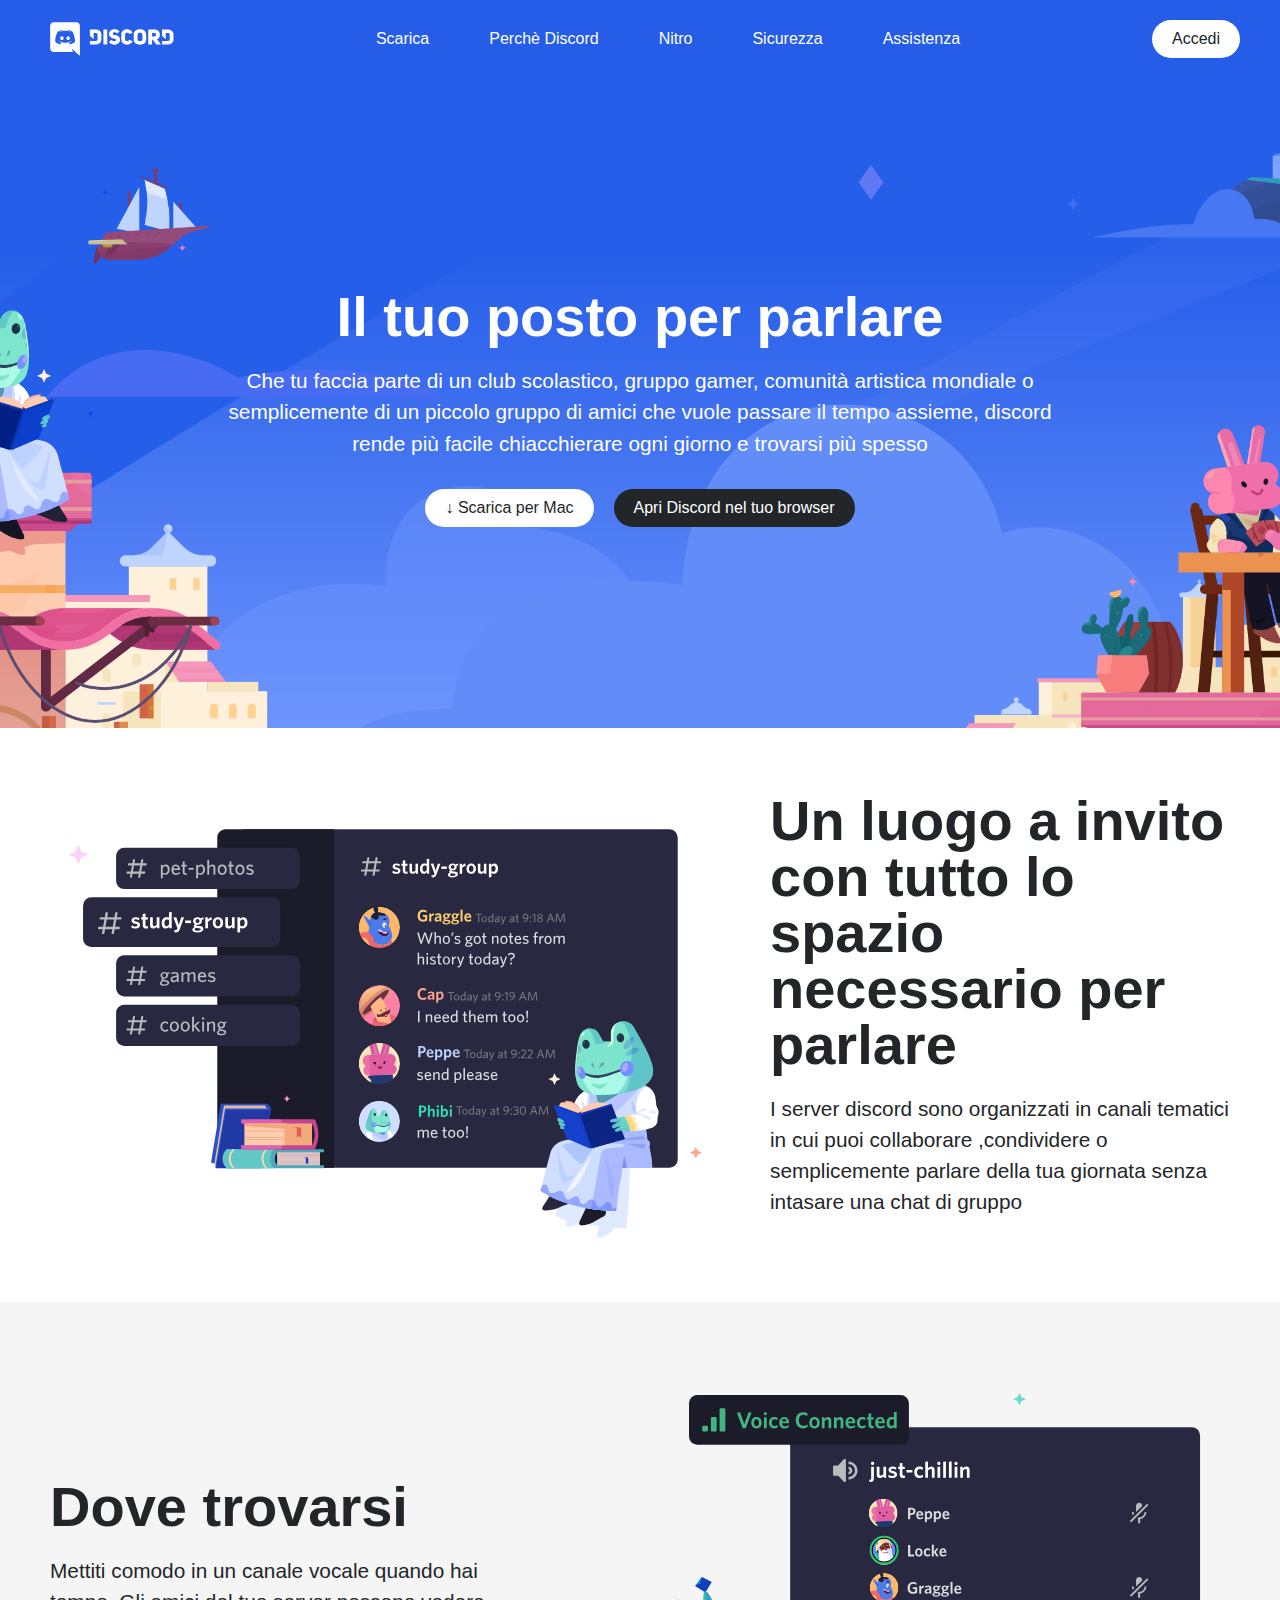
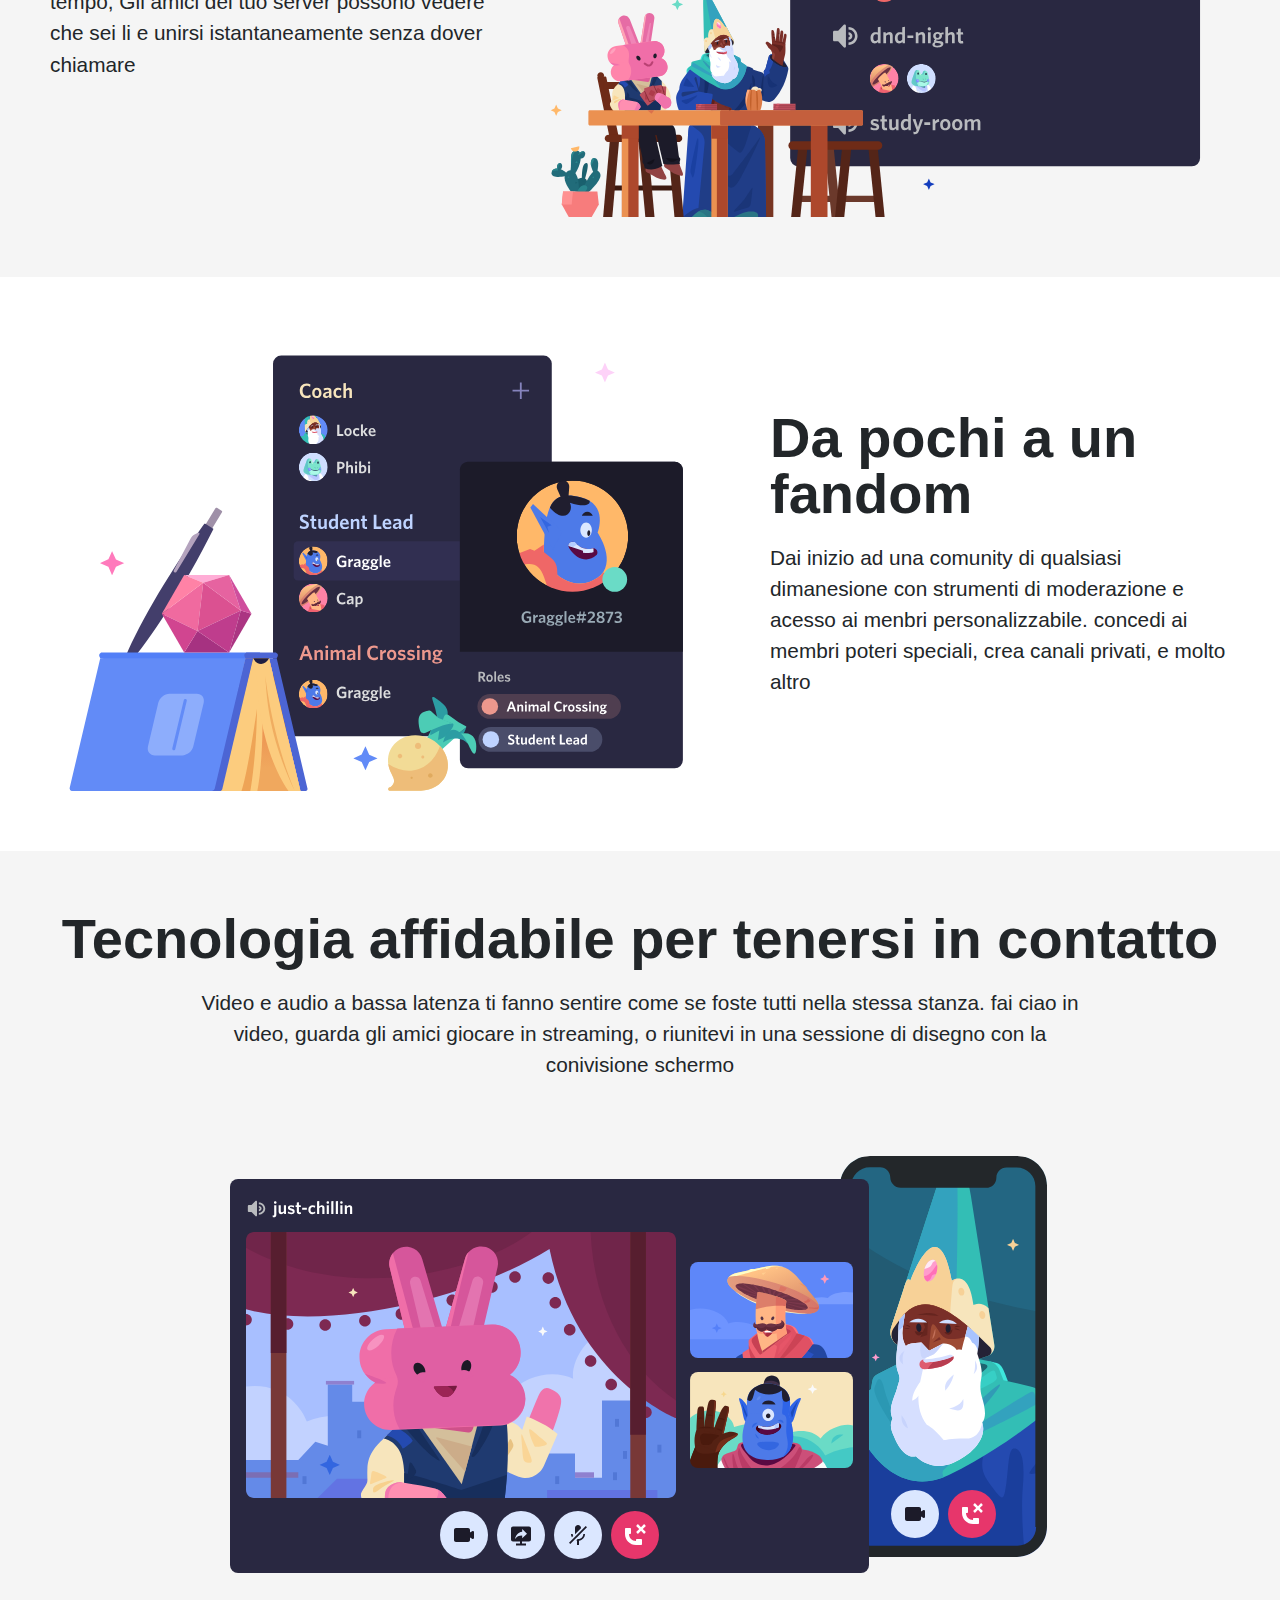
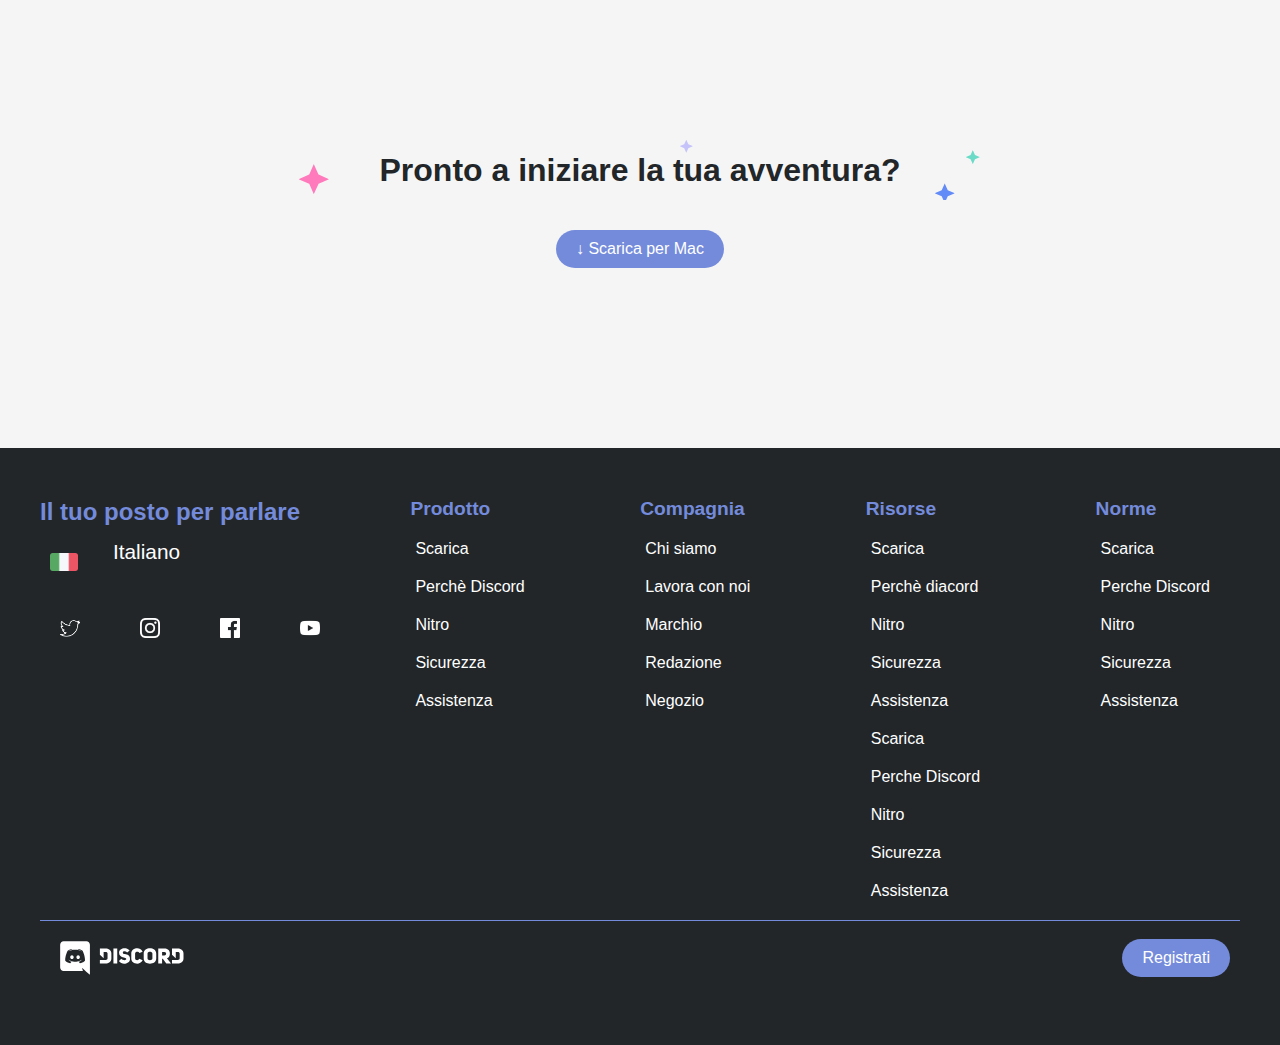
<file: index.html>
<!DOCTYPE html>
<html lang="it">
<head>
    <meta charset="UTF-8">
    <meta name="viewport" content="width=device-width, initial-scale=1.0">
    <link href="https://fonts.cdnfonts.com/css/whitney-2" rel="stylesheet">
    <style>
        @import url('https://fonts.cdnfonts.com/css/whitney-2');
    </style>           
    <link rel="stylesheet" href="./css/style.css">
    <title>Struttura Discord</title>
</head>
<body>
    <header class="backgrownd-bright-blue">
    <!-- logo + access barr -->
        <nav>
            <div class="container flexing spa-bet-flex wrap-flex">
                <img src="../img/logo.svg" alt="logo">
                <ul id=nav-list class="flexing gap wrap-flex">
                    <li><a href="#">Scarica</a></li>
                    <li><a href="#">Perchè Discord</a></li>
                    <li><a href="#">Nitro</a></li>
                    <li><a href="#">Sicurezza</a></li>
                    <li><a href="#">Assistenza</a></li>
                </ul>
                <a class="white-button button" href="">Accedi</a>
            </div>
        </nav>
    </header>
    <main class="backgrownd-light-grey">
    <!-- hero -->
        <section id="hero-section" class="hero-backgrownd align-center-flex">
            <div class="flexing small-container text-white column-flex">
              <h1 class="flexing center-content">Il tuo posto per parlare</h1>
              <p class="flexing center-text">Che tu faccia parte di un club scolastico, gruppo gamer, comunità artistica mondiale o semplicemente di un piccolo gruppo di amici che vuole passare il tempo assieme, discord rende più facile chiacchierare ogni giorno e trovarsi più spesso</p>
              <div class="flexing center-flex gap">
                <a class="button white-button mac-down" href="">Scarica per Mac</a>
                <a class="button dark-grey-button" href="">Apri Discord nel tuo browser</a>
              </div>
            </div>
        </section>
    <!-- section1 Un Luogo white <img txt> -->
        <section class="backgrownd-white">
            <div class="container flexing">
                <img class="img-widt" src="img/item1.svg" alt="img">
                <div class="txt-widt">
                    <h1>Un luogo a invito con tutto lo spazio necessario per parlare</h1>
                    <p>I server discord sono organizzati in canali tematici in cui puoi collaborare ,condividere o semplicemente parlare della tua giornata senza intasare una chat di gruppo</p>
                </div>
            </div>
        </section>
    <!-- section2 Dove Trovarsi grey <-txt img-> -->
        <section class="backgrownd-light-grey">
            <div class="container flexing row-rev-flex">
                <img class="img-widt" src="img/item2.svg" alt="img">
                <div class="txt-widt">
                    <h1>Dove trovarsi</h1>
                    <p>Mettiti comodo in un canale vocale quando hai tempo, Gli amici del tuo server possono vedere che sei li e unirsi istantaneamente senza dover chiamare</p>
                </div>
            </div>
        </section>
    <!-- section3 Da Pochi white <img txt> -->
        <section class="backgrownd-white">
            <div class="container flexing">
                <img class="img-widt" src="img/item3.svg" alt="img">
                <div class="txt-widt">
                    <h1>Da pochi a un fandom </h1>
                    <p>Dai inizio ad una comunity di qualsiasi dimanesione con strumenti di moderazione e acesso ai menbri personalizzabile. concedi ai membri poteri speciali, crea canali privati, e molto altro</p>
                </div>
            </div>
        </section>
    <!-- section4 Tecnologia grey txt-^ img-v> -->
        <section class="backgrownd-light-grey">
            <div class="container flexing column-flex column-rev-flex">
                <img class="small-container no-barr" src="img/item4-big.svg" alt="img">
                <div class="container">
                    <h1 class="center-text">Tecnologia affidabile per tenersi in contatto</h1>
                    <p class="center-text small-container">Video e audio a bassa latenza ti fanno sentire come se foste tutti nella stessa stanza. fai ciao in video, guarda gli amici giocare in streaming, o riunitevi in una sessione di disegno con la conivisione schermo</p>
                </div>
            </div>
        </section>
    <!-- section 5 Pronto? grey txt-^ but-v -->
        <section id=s5box class="flexing backgrownd-light-grey">
            <div id="con5" class="flexing container gap column-flex">
                <h3 id="ready" class="center-text">Pronto a iniziare la tua avventura?</h3>
                <a class="tarnished-purple-button button mac-down" href="">Scarica per Mac</a>
            </div>
        </section>
    </main>
    <footer>
    <!-- greyfooter = final links + nav -->
        <section class="backgrownd-dark-grey text-white">
        <!-- final links = lang + social + links -->
            <div class="container">
                <div class="flexing spa-bet-flex fle-sta-flex wrap-flex">
                    <div id=lang>
                    <!-- lang -->
                        <h2 class="flexing">Il tuo posto per parlare</h2>
                        <div class="flexing">
                            <img id="ita" src="img\ita.png" alt="ita-flag">
                            <p>Italiano</p>
                        </div>
                    <!-- social -->
                        <div id="socials" class=" flexing wrap-flex fle-end-flex">
                            <a href=""><img class="socials" src="img/twitterlogo.png" alt="Tweetter"></a>
                            <a href=""><img class="socials" src="img/instagram-logo.png" alt="Instagram"></a>
                            <a href=""><img class="socials" src="img/facebook-logo.png" alt="Facebook"></a>
                            <a href=""><img class="socials" src="img/youtube-icon.webp" alt="Youtube"></a>
                        </div>
                    </div>
                    <!-- links -->
                    <div id=bottom-links class="flexing spa-bet-flex fle-sta-flex wrap-flex">
                        <div>
                            <h4>Prodotto</h4>
                            <ul>
                                <li><a href="">Scarica</a></li>
                                <li><a href="">Perchè Discord</a></li>
                                <li><a href="">Nitro</a></li>
                                <li><a href="">Sicurezza</a></li>
                                <li><a href="">Assistenza</a></li>
                            </ul>
                        </div>
                        <div>
                        <h4>Compagnia</h4>
                            <ul>
                                <li><a href="">Chi siamo</a></li>
                                <li><a href="">Lavora con noi</a></li>
                                <li><a href="">Marchio</a></li>
                                <li><a href="">Redazione</a></li>
                                <li><a href="">Negozio</a></li>
                            </ul>
                        </div>
                        <div>
                            <h4>Risorse</h4>
                            <ul>
                                <li><a href="">Scarica</a></li>
                                <li><a href="">Perchè diacord</a></li>
                                <li><a href="">Nitro</li></a>
                                <li><a href="">Sicurezza</a></li>
                                <li><a href="">Assistenza</a></li>
                                <li><a href="">Scarica</a></li>
                                <li><a href="">Perche Discord</a></li>
                                <li><a href="">Nitro</a></li>
                                <li><a href="">Sicurezza</a></li>
                                <li><a href="">Assistenza</a></li>
                            </ul>
                        </div>
                        <div>
                            <h4>Norme</h4>
                            <ul>
                                <li><a href="">Scarica</a></li>
                             <li><a href="">Perche Discord</a></li>
                                <li><a href="">Nitro</a></li>
                                <li><a href="">Sicurezza</a></li>
                                <li><a href="">Assistenza</a></li>
                            </ul>
                        </div>
                    </div>
                </div>
            <!-- nav = logo + join barr -->
                <nav class="flexing spa-bet-flex wrap-flex">
                    <img src="../img/logo.svg" alt="logo">
                    <a class="button tarnished-purple-button" href="">Registrati</a>
                </nav>
            </div>
        </section>
    </footer>
    
</body>
</html>
</file>
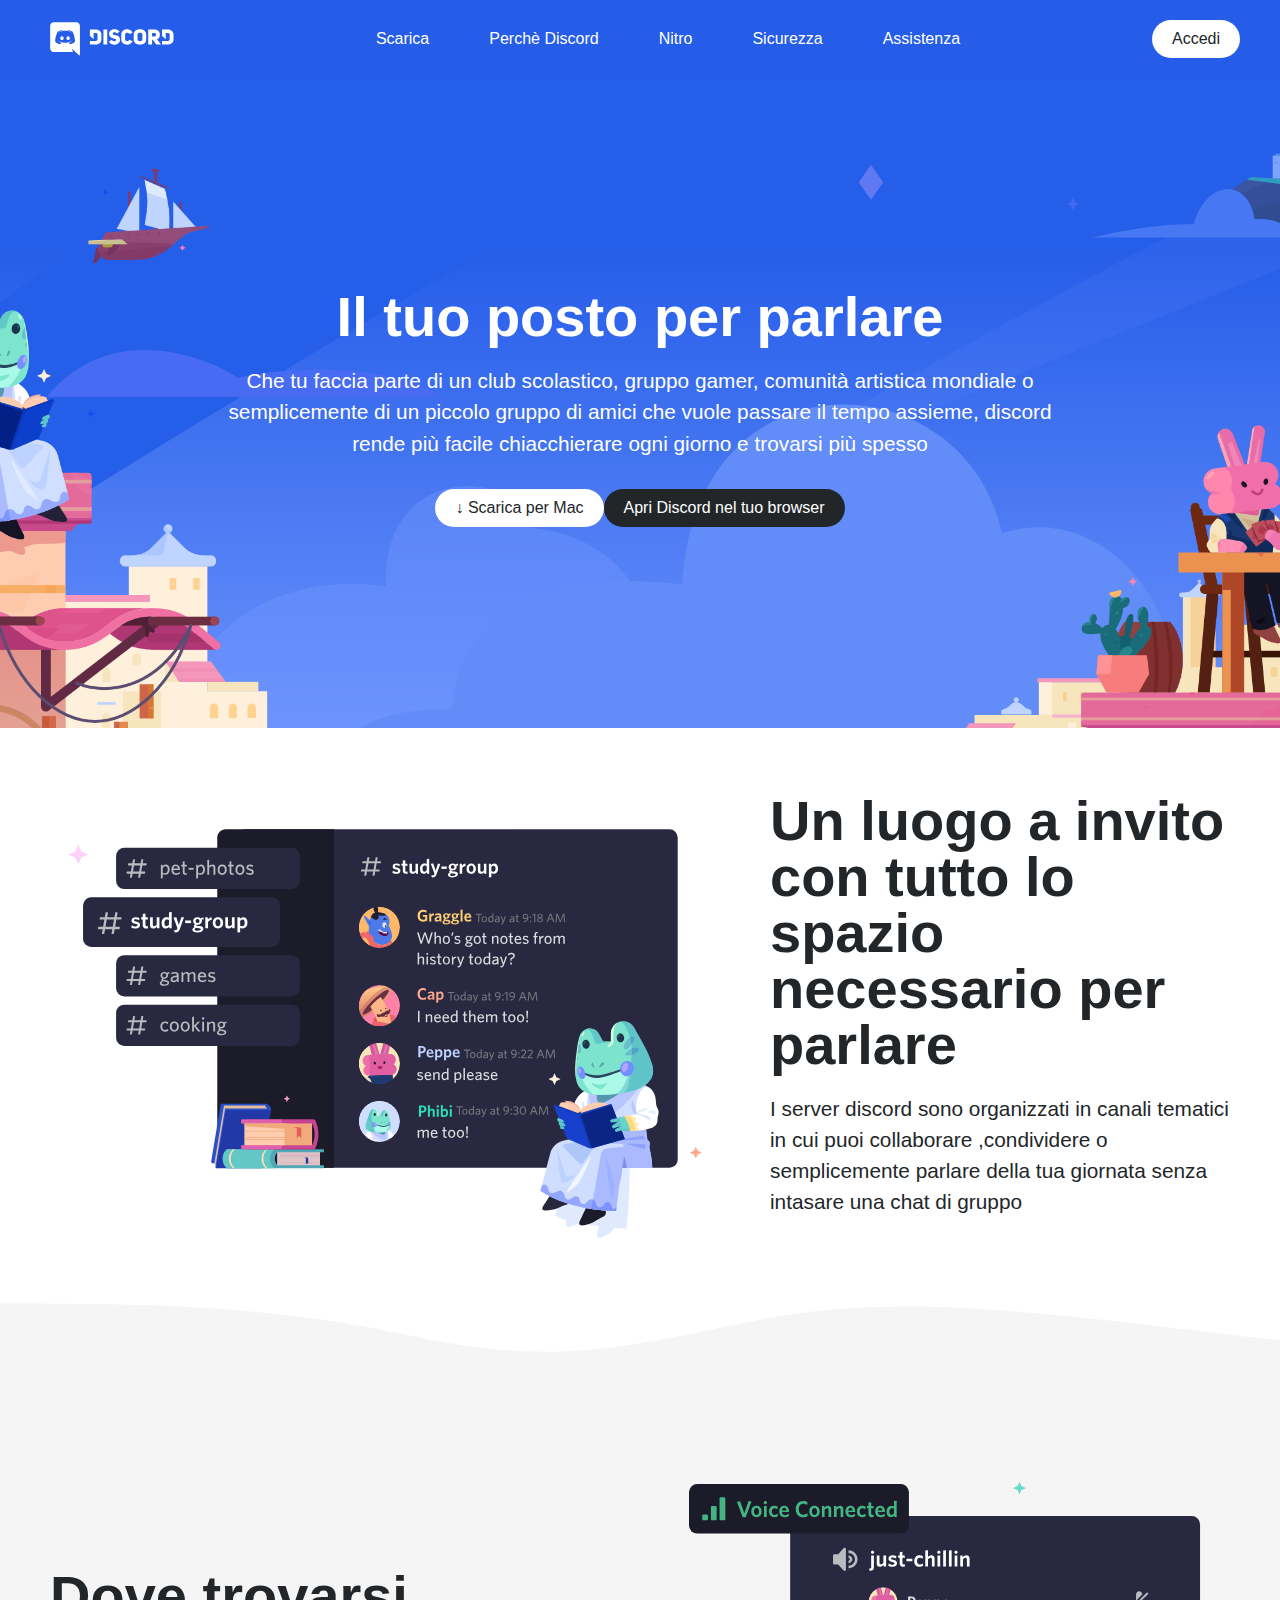
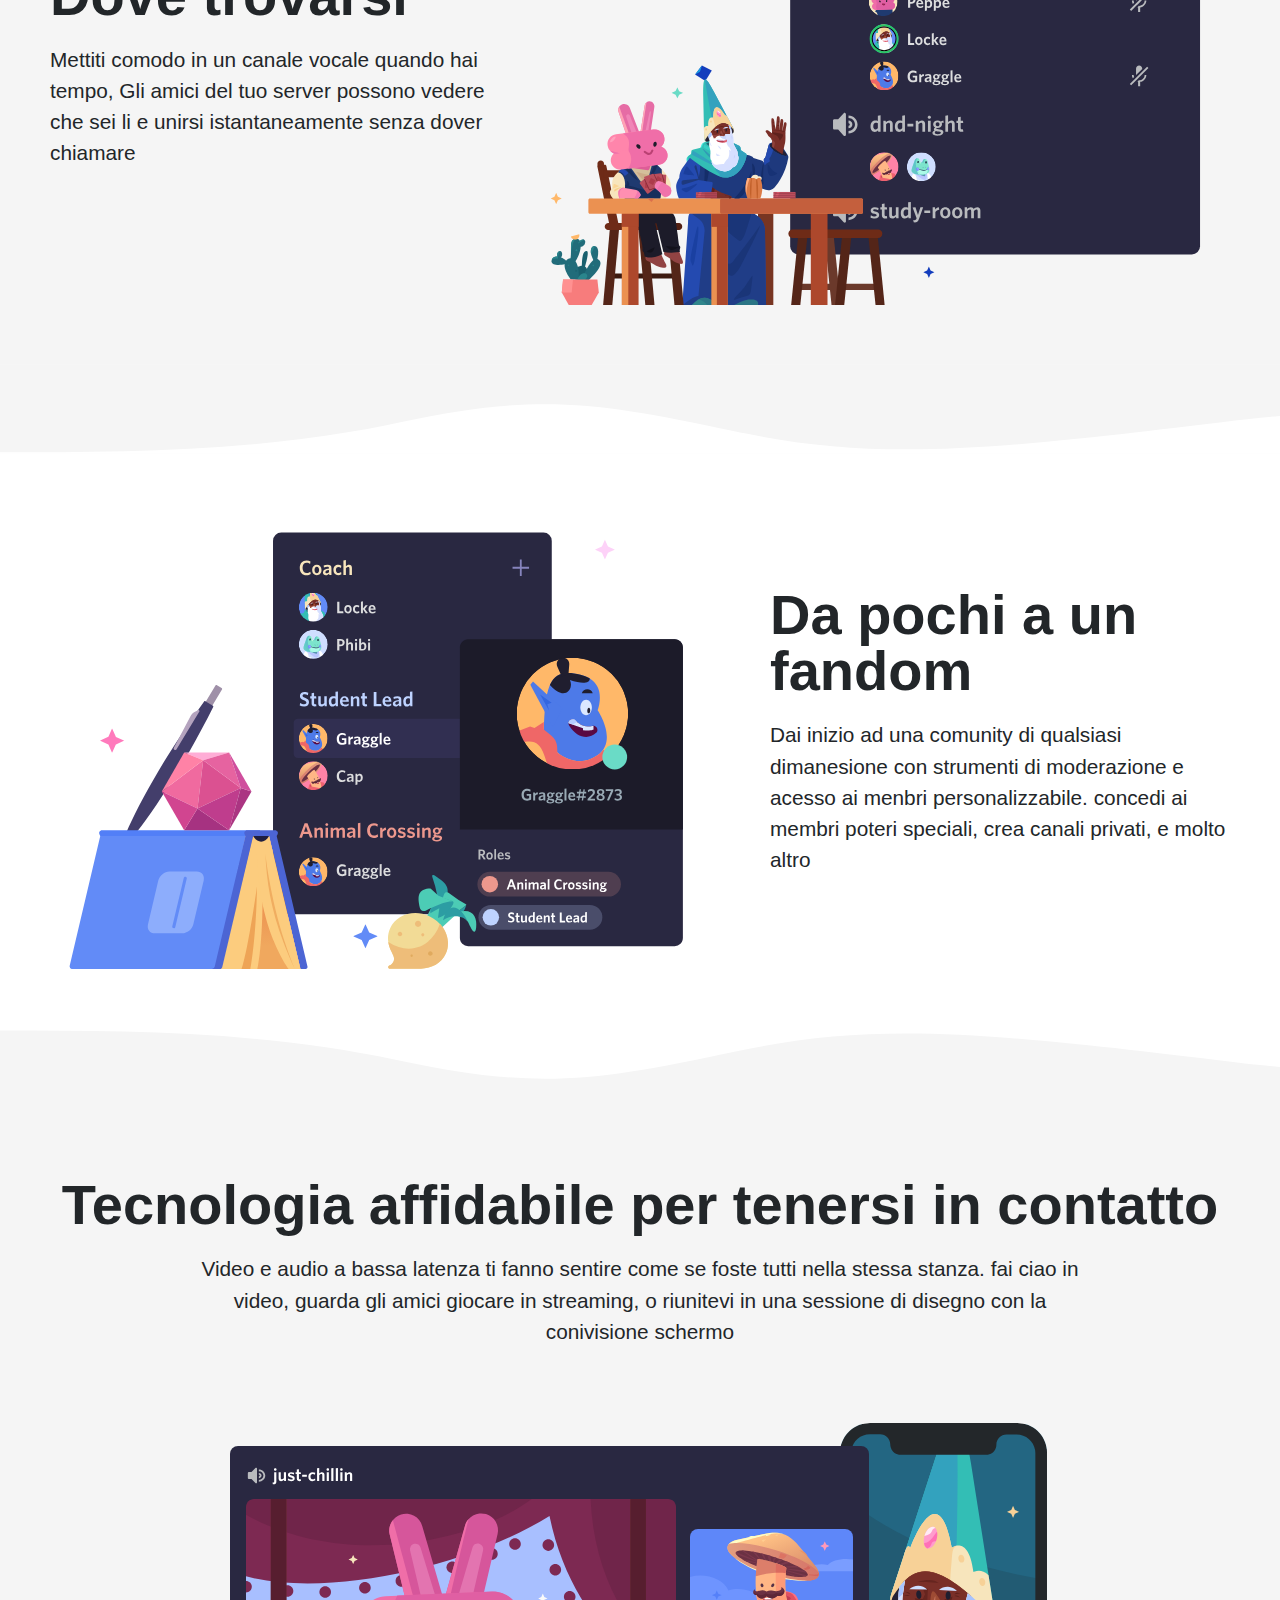
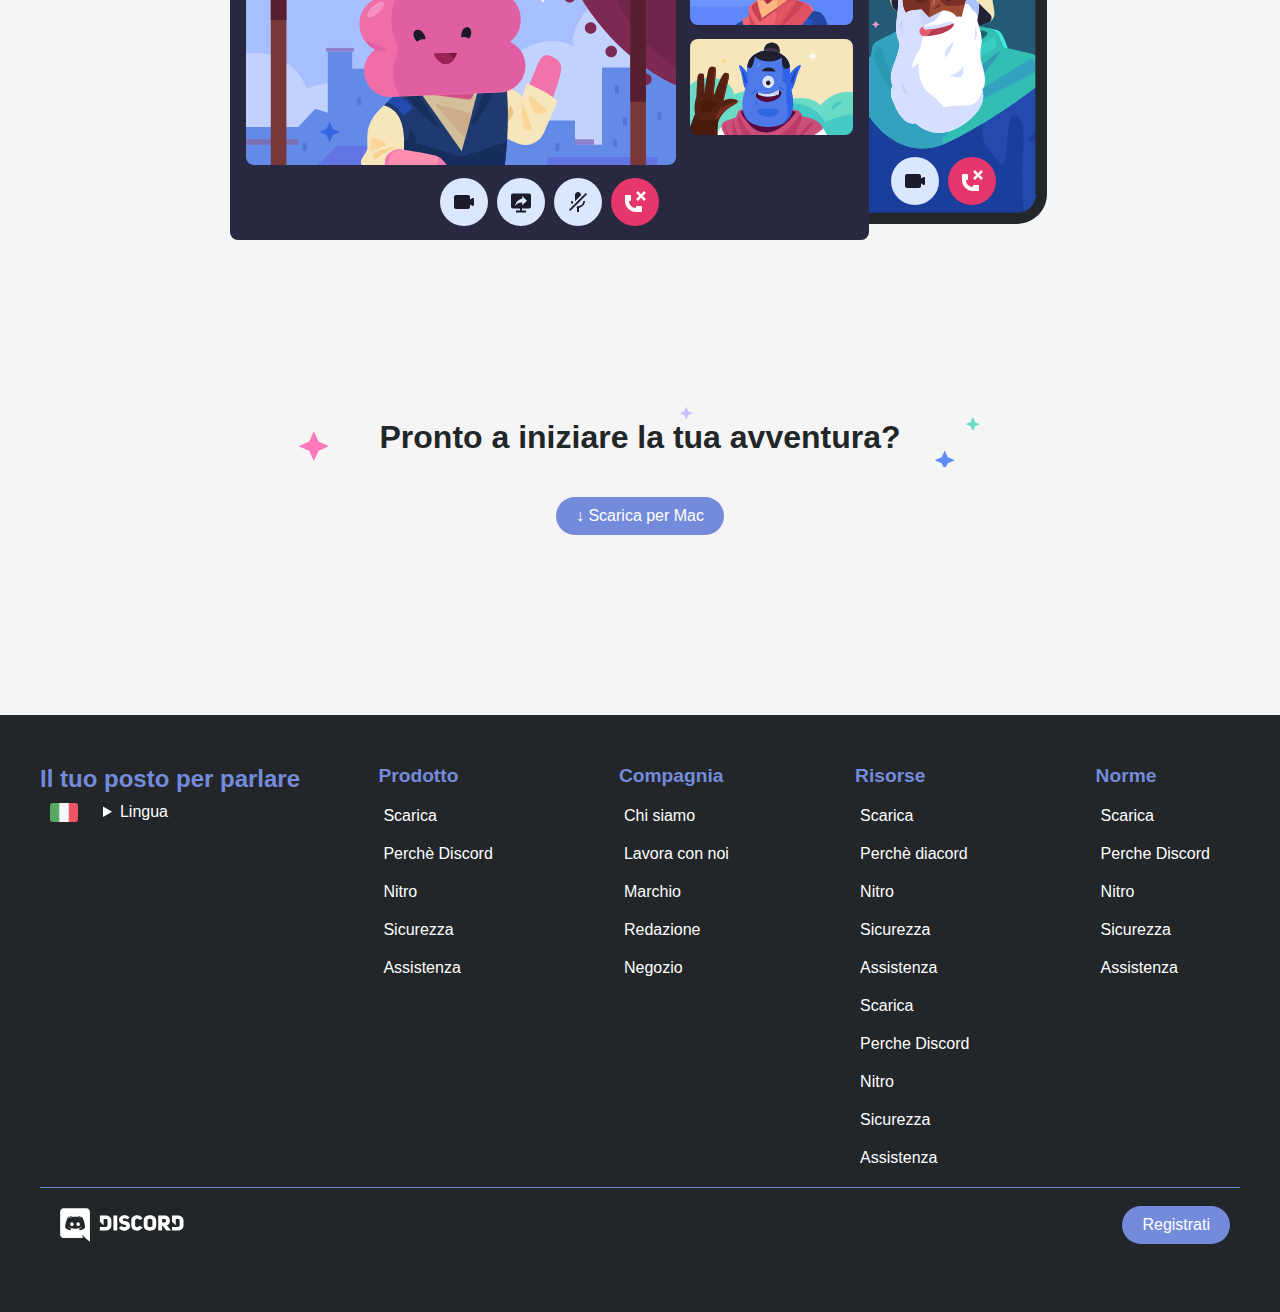
<file: bonus/index.html>
<!DOCTYPE html>
<html lang="it">
<head>
    <meta charset="UTF-8">
    <meta name="viewport" content="width=device-width, initial-scale=1.0">
    <link href="https://fonts.cdnfonts.com/css/whitney-2" rel="stylesheet">
    <style>
        @import url('https://fonts.cdnfonts.com/css/whitney-2');
    </style>           
    <link rel="stylesheet" href="../css/style.css">
    <title>Struttura Discord</title>
</head>
<body>
    <header class="backgrownd-bright-blue">
    <!-- logo + access barr -->
        <nav>
            <div class="container flexing spa-bet-flex wrap-flex">
                <img src="../img/logo.svg" alt="logo">
                <ul id="nav-list" class="flexing gap wrap-flex">
                    <li><a href="#">Scarica</a></li>
                    <li><a href="#">Perchè Discord</a></li>
                    <li><a href="#">Nitro</a></li>
                    <li><a href="#">Sicurezza</a></li>
                    <li><a href="#">Assistenza</a></li>
                </ul>
                <a class="white-button button" href="http://127.0.0.1:5500/bonus/login/index.html#">Accedi</a>
            </div>
        </nav>
    </header>
    <main class="backgrownd-light-grey">
    <!-- hero -->
        <div class="backgrownd-bright-blue">
        <section id="hero-section" class="hero-backgrownd align-center-flex">
            <div class="flexing small-container text-white column-flex">
              <h1 class="flexing center-content">Il tuo posto per parlare</h1>
              <p class="flexing center-text">Che tu faccia parte di un club scolastico, gruppo gamer, comunità artistica mondiale o semplicemente di un piccolo gruppo di amici che vuole passare il tempo assieme, discord rende più facile chiacchierare ogni giorno e trovarsi più spesso</p>
              <div id="hero-buttons" class="flexing center-flex">
                <a class="button white-button mac-down" href="#call-to-action">Scarica per Mac</a>
                <a class="button dark-grey-button" href="">Apri Discord nel tuo browser</a>
              </div>
            </div>
        </section>
        </div>
    <!-- section1 Un Luogo white <img txt> -->
        <section class="backgrownd-white">
            <div class="container flexing">
                <img class="img-widt" src="../img/item1.svg" alt="img">
                <div class="txt-widt">
                    <h1>Un luogo a invito con tutto lo spazio necessario per parlare</h1>
                    <p>I server discord sono organizzati in canali tematici in cui puoi collaborare ,condividere o semplicemente parlare della tua giornata senza intasare una chat di gruppo</p>
                </div>
            </div>
        </section>
    <!-- between sec1-w-^ sec2-g-v topwave -->
        <svg class="wave-1hkxOo backgrownd-white" version="1.1" xmlns="http://www.w3.org/2000/svg" viewBox="0 0 1440 100" preserveAspectRatio="none"><path class="wavePath-haxJK1 animationPaused-2hZ4IO" d="M826.337463,25.5396311 C670.970254,58.655965 603.696181,68.7870267 447.802481,35.1443383 C293.342778,1.81111414 137.33377,1.81111414 0,1.81111414 L0,150 L1920,150 L1920,1.81111414 C1739.53523,-16.6853983 1679.86404,73.1607868 1389.7826,37.4859505 C1099.70117,1.81111414 981.704672,-7.57670281 826.337463,25.5396311 Z" fill="#f5f5f5"></path></svg>
    <!-- section2 Dove Trovarsi grey <-txt img-> -->
        <section class="backgrownd-light-grey">
            <div class="container flexing row-rev-flex">
                <img class="img-widt" src="../img/item2.svg" alt="img">
                <div class="txt-widt">
                    <h1>Dove trovarsi</h1>
                    <p>Mettiti comodo in un canale vocale quando hai tempo, Gli amici del tuo server possono vedere che sei li e unirsi istantaneamente senza dover chiamare</p>
                </div>
            </div>
        </section>
    <!-- between sec2-g-^ sec3-w-v midwave -->
        <svg class="wave-1hkxOo img-down-reflex backgrownd-white" version="1.1" xmlns="http://www.w3.org/2000/svg" viewBox="0 0 1440 100" preserveAspectRatio="none"><path class="wavePath-haxJK1 animationPaused-2hZ4IO" d="M826.337463,25.5396311 C670.970254,58.655965 603.696181,68.7870267 447.802481,35.1443383 C293.342778,1.81111414 137.33377,1.81111414 0,1.81111414 L0,150 L1920,150 L1920,1.81111414 C1739.53523,-16.6853983 1679.86404,73.1607868 1389.7826,37.4859505 C1099.70117,1.81111414 981.704672,-7.57670281 826.337463,25.5396311 Z" fill="#f5f5f5"></path></svg>
    <!-- section3 Da Pochi white <img txt> -->
        <section class="backgrownd-white">
            <div class="container flexing">
                <img class="img-widt" src="../img/item3.svg" alt="img">
                <div class="txt-widt">
                    <h1>Da pochi a un fandom </h1>
                    <p>Dai inizio ad una comunity di qualsiasi dimanesione con strumenti di moderazione e acesso ai menbri personalizzabile. concedi ai membri poteri speciali, crea canali privati, e molto altro</p>
                </div>
            </div>
        </section>
    <!-- between sec3-w-^ sec4-g-v bottomwave -->
        <svg class="wave-1hkxOo backgrownd-white" version="1.1" xmlns="http://www.w3.org/2000/svg" viewBox="0 0 1440 100" preserveAspectRatio="none"><path class="wavePath-haxJK1 animationPaused-2hZ4IO" d="M826.337463,25.5396311 C670.970254,58.655965 603.696181,68.7870267 447.802481,35.1443383 C293.342778,1.81111414 137.33377,1.81111414 0,1.81111414 L0,150 L1920,150 L1920,1.81111414 C1739.53523,-16.6853983 1679.86404,73.1607868 1389.7826,37.4859505 C1099.70117,1.81111414 981.704672,-7.57670281 826.337463,25.5396311 Z" fill="#f5f5f5"></path></svg>
    <!-- section4 Tecnologia grey txt-^ img-v> -->
        <section class="backgrownd-light-grey">
            <div class="container flexing column-flex column-rev-flex">
                <img class="container no-barr" src="../img/item4-big.svg" alt="img">
                <div class="container">
                    <h1 class="center-text">Tecnologia affidabile per tenersi in contatto</h1>
                    <p class="center-text small-container">Video e audio a bassa latenza ti fanno sentire come se foste tutti nella stessa stanza. fai ciao in video, guarda gli amici giocare in streaming, o riunitevi in una sessione di disegno con la conivisione schermo</p>
                </div>
            </div>
        </section>
    <!-- section 5 Pronto? grey txt-^ but-v -->
        <section class="flexing backgrownd-light-grey">
            <div id="con5" class="flexing container gap column-flex">
                <h3 id="ready" class="center-text">Pronto a iniziare la tua avventura?</h3>
                <a id="call-to-action" class="tarnished-purple-button button mac-down" href="#">Scarica per Mac</a>
            </div>
        </section>
    </main>
    <footer>
    <!-- greyfooter = final links + nav -->
        <section id="sec-5" class="backgrownd-dark-grey text-white">
        <!-- final links = lang + social + links -->
            <div class="container">
                <div class="flexing spa-bet-flex fle-sta-flex wrap-flex">
                    <div id="lang">
                    <!-- lang -->
                        <h2 class="flexing">Il tuo posto per parlare</h2>
                        <div class="flexing">
                            <img id="ita" src="../img/ita.png" alt="ita-flag">
                            <details id="italiano">
                                <summary>
                                    Lingua
                                </summary>
                                    <a href="#"><p>Italiano</p></a>
                                    <a href="#"><p>English</p></a>
                                    <a href="#"><p>Français</p></a>
                                    <a href="#"><p>Detusch</p></a>
                            </details>
                        </div>
                    <!-- social -->
                        <div id="socials" class=" flexing wrap-flex fle-end-flex">
                            <!-- twitter -->
                            <a href="https://x.com/discord" target="_blank"><svg class="socials" xmlns="http://www.w3.org/2000/svg" viewBox="0 0 448 512"><path d="M64 32C28.7 32 0 60.7 0 96V416c0 35.3 28.7 64 64 64H384c35.3 0 64-28.7 64-64V96c0-35.3-28.7-64-64-64H64zM351.3 199.3v0c0 86.7-66 186.6-186.6 186.6c-37.2 0-71.7-10.8-100.7-29.4c5.3 .6 10.4 .8 15.8 .8c30.7 0 58.9-10.4 81.4-28c-28.8-.6-53-19.5-61.3-45.5c10.1 1.5 19.2 1.5 29.6-1.2c-30-6.1-52.5-32.5-52.5-64.4v-.8c8.7 4.9 18.9 7.9 29.6 8.3c-9-6-16.4-14.1-21.5-23.6s-7.8-20.2-7.7-31c0-12.2 3.2-23.4 8.9-33.1c32.3 39.8 80.8 65.8 135.2 68.6c-9.3-44.5 24-80.6 64-80.6c18.9 0 35.9 7.9 47.9 20.7c14.8-2.8 29-8.3 41.6-15.8c-4.9 15.2-15.2 28-28.8 36.1c13.2-1.4 26-5.1 37.8-10.2c-8.9 13.1-20.1 24.7-32.9 34c.2 2.8 .2 5.7 .2 8.5z"/></svg></a>
                            <!-- instagram -->
                            <a href="https://www.instagram.com/discord/" target="_blank"><svg class="socials" xmlns="http://www.w3.org/2000/svg" viewBox="0 0 448 512"><path d="M194.4 211.7a53.3 53.3 0 1 0 59.3 88.7 53.3 53.3 0 1 0 -59.3-88.7zm142.3-68.4c-5.2-5.2-11.5-9.3-18.4-12c-18.1-7.1-57.6-6.8-83.1-6.5c-4.1 0-7.9 .1-11.2 .1c-3.3 0-7.2 0-11.4-.1c-25.5-.3-64.8-.7-82.9 6.5c-6.9 2.7-13.1 6.8-18.4 12s-9.3 11.5-12 18.4c-7.1 18.1-6.7 57.7-6.5 83.2c0 4.1 .1 7.9 .1 11.1s0 7-.1 11.1c-.2 25.5-.6 65.1 6.5 83.2c2.7 6.9 6.8 13.1 12 18.4s11.5 9.3 18.4 12c18.1 7.1 57.6 6.8 83.1 6.5c4.1 0 7.9-.1 11.2-.1c3.3 0 7.2 0 11.4 .1c25.5 .3 64.8 .7 82.9-6.5c6.9-2.7 13.1-6.8 18.4-12s9.3-11.5 12-18.4c7.2-18 6.8-57.4 6.5-83c0-4.2-.1-8.1-.1-11.4s0-7.1 .1-11.4c.3-25.5 .7-64.9-6.5-83l0 0c-2.7-6.9-6.8-13.1-12-18.4zm-67.1 44.5A82 82 0 1 1 178.4 324.2a82 82 0 1 1 91.1-136.4zm29.2-1.3c-3.1-2.1-5.6-5.1-7.1-8.6s-1.8-7.3-1.1-11.1s2.6-7.1 5.2-9.8s6.1-4.5 9.8-5.2s7.6-.4 11.1 1.1s6.5 3.9 8.6 7s3.2 6.8 3.2 10.6c0 2.5-.5 5-1.4 7.3s-2.4 4.4-4.1 6.2s-3.9 3.2-6.2 4.2s-4.8 1.5-7.3 1.5l0 0c-3.8 0-7.5-1.1-10.6-3.2zM448 96c0-35.3-28.7-64-64-64H64C28.7 32 0 60.7 0 96V416c0 35.3 28.7 64 64 64H384c35.3 0 64-28.7 64-64V96zM357 389c-18.7 18.7-41.4 24.6-67 25.9c-26.4 1.5-105.6 1.5-132 0c-25.6-1.3-48.3-7.2-67-25.9s-24.6-41.4-25.8-67c-1.5-26.4-1.5-105.6 0-132c1.3-25.6 7.1-48.3 25.8-67s41.5-24.6 67-25.8c26.4-1.5 105.6-1.5 132 0c25.6 1.3 48.3 7.1 67 25.8s24.6 41.4 25.8 67c1.5 26.3 1.5 105.4 0 131.9c-1.3 25.6-7.1 48.3-25.8 67z"/></svg></a>
                            <!-- facebook -->
                            <a href="https://www.facebook.com/discord/?locale=it_IT" target="_blank"><svg class="socials" xmlns="http://www.w3.org/2000/svg" viewBox="0 0 448 512"><path d="M64 32C28.7 32 0 60.7 0 96V416c0 35.3 28.7 64 64 64h98.2V334.2H109.4V256h52.8V222.3c0-87.1 39.4-127.5 125-127.5c16.2 0 44.2 3.2 55.7 6.4V172c-6-.6-16.5-1-29.6-1c-42 0-58.2 15.9-58.2 57.2V256h83.6l-14.4 78.2H255V480H384c35.3 0 64-28.7 64-64V96c0-35.3-28.7-64-64-64H64z"/></svg>
                            </a>
                            <!-- youtube -->
                            <a href="https://www.youtube.com/discord" target="_blank"><svg class="socials" xmlns="http://www.w3.org/2000/svg" viewBox="0 0 448 512"><path d="M282 256.2l-95.2-54.1V310.3L282 256.2zM384 32H64C28.7 32 0 60.7 0 96V416c0 35.3 28.7 64 64 64H384c35.3 0 64-28.7 64-64V96c0-35.3-28.7-64-64-64zm14.4 136.1c7.6 28.6 7.6 88.2 7.6 88.2s0 59.6-7.6 88.1c-4.2 15.8-16.5 27.7-32.2 31.9C337.9 384 224 384 224 384s-113.9 0-142.2-7.6c-15.7-4.2-28-16.1-32.2-31.9C42 315.9 42 256.3 42 256.3s0-59.7 7.6-88.2c4.2-15.8 16.5-28.2 32.2-32.4C110.1 128 224 128 224 128s113.9 0 142.2 7.7c15.7 4.2 28 16.6 32.2 32.4z"/></svg></a>
                        </div>
                    </div>
                    <!-- links -->
                    <div id="bottom-links" class="flexing spa-bet-flex fle-sta-flex wrap-flex">
                        <div>
                            <h4>Prodotto</h4>
                            <ul>
                                <li><a href="#">Scarica</a></li>
                                <li><a href="#">Perchè Discord</a></li>
                                <li><a href="#">Nitro</a></li>
                                <li><a href="#">Sicurezza</a></li>
                                <li><a href="#">Assistenza</a></li>
                            </ul>
                        </div>
                        <div>
                        <h4>Compagnia</h4>
                            <ul>
                                <li><a href="#">Chi siamo</a></li>
                                <li><a href="#">Lavora con noi</a></li>
                                <li><a href="#">Marchio</a></li>
                                <li><a href="#">Redazione</a></li>
                                <li><a href="#">Negozio</a></li>
                            </ul>
                        </div>
                        <div>
                            <h4>Risorse</h4>
                            <ul>
                                <li><a href="#">Scarica</a></li>
                                <li><a href="#">Perchè diacord</a></li>
                                <li><a href="#">Nitro</a></li>
                                <li><a href="#">Sicurezza</a></li>
                                <li><a href="#">Assistenza</a></li>
                                <li><a href="#">Scarica</a></li>
                                <li><a href="#">Perche Discord</a></li>
                                <li><a href="#">Nitro</a></li>
                                <li><a href="#">Sicurezza</a></li>
                                <li><a href="#">Assistenza</a></li>
                            </ul>
                        </div>
                        <div>
                            <h4>Norme</h4>
                            <ul>
                                <li><a href="#">Scarica</a></li>
                                <li><a href="#">Perche Discord</a></li>
                                <li><a href="#">Nitro</a></li>
                                <li><a href="#">Sicurezza</a></li>
                                <li><a href="#">Assistenza</a></li>
                            </ul>
                        </div>
                    </div>
                </div>
            <!-- nav = logo + join barr -->
                <nav class="flexing spa-bet-flex wrap-flex">
                    <img src="../img/logo.svg" alt="logo">
                    <a class="button tarnished-purple-button" href="#">Registrati</a>
                </nav>
            </div>
        </section>
    </footer>
    
</body>
</html>
</file>
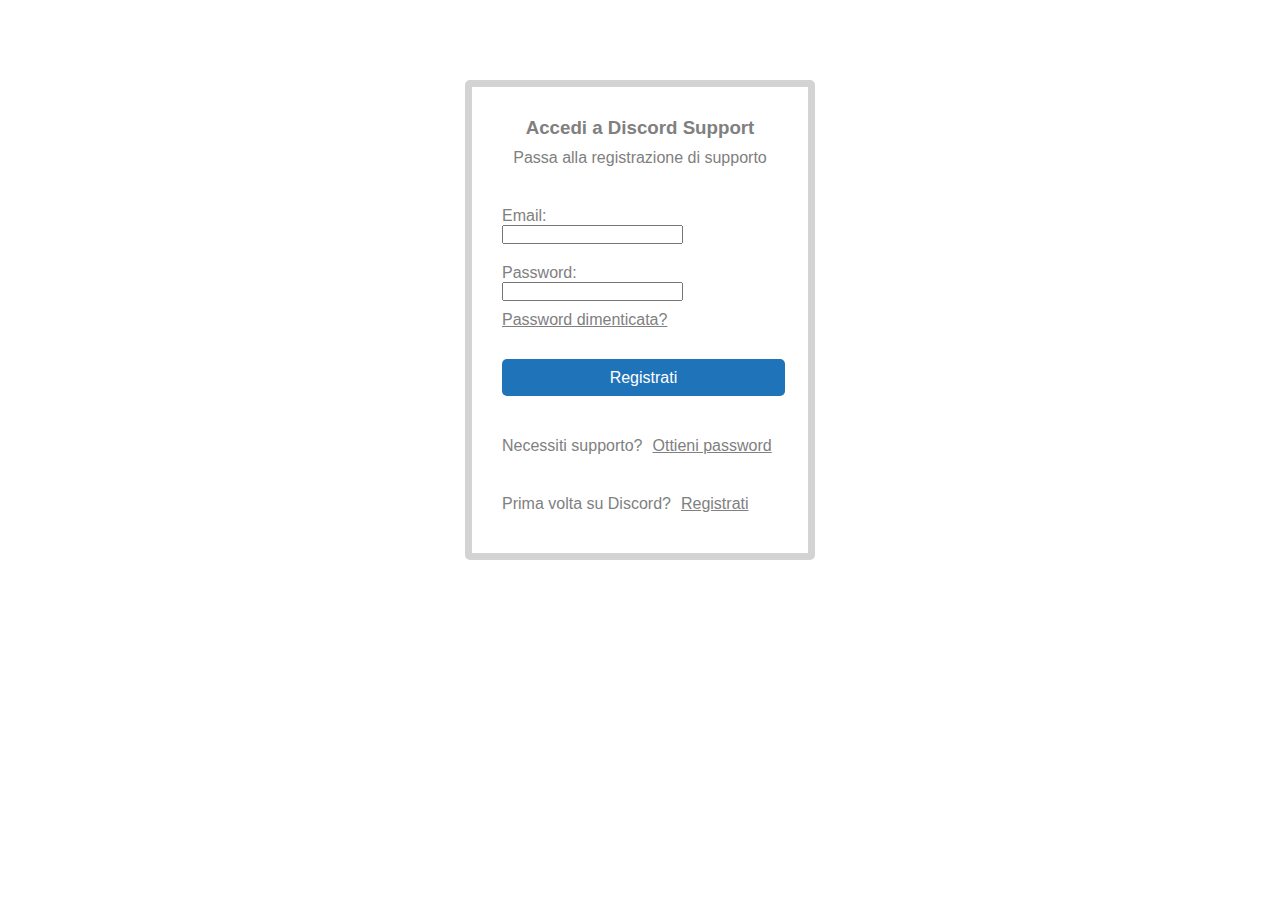
<file: bonus/login/index.html>
<!DOCTYPE html>
<html lang="it">
<head>
    <meta charset="UTF-8">
    <meta name="viewport" content="width=device-width, initial-scale=1.0">
    <link href="https://fonts.cdnfonts.com/css/whitney-2" rel="stylesheet">
    <style>
        @import url('https://fonts.cdnfonts.com/css/whitney-2');
    </style> 
    <link rel="stylesheet" href="./css/style.css">
    <title>Accesso Discord</title>
</head>
<body>
    <main>
        <div class="container">
            <!-- title -->
            <section>
                <h3 id="title">Accedi a Discord Support</h3>
                <a id="first-link" href="">Passa alla registrazione di supporto</a>
            </section>
            <!-- mail + pass -->
            <section>
                <div>
                    <label for="email">Email:</label><br>
                    <input type="email" id="email" name="email">
                </div>
                <div>
                    <label for="password">Password:</label><br>
                    <input type="password" id="password" name="password">
                </div>
                <a id="forpass" href="">Password dimenticata?</a>
            </section>
            <!-- sing in button -->
            <section class="button-container">
                <a class="button white-button" href="#">Registrati</a>
            </section>
            <!-- support -->
            <div class="last-link">
                <p>Necessiti supporto?</p><a href="">Ottieni password</a>
            </div>
            <div class="last-link">
                <p>Prima volta su Discord?</p><a href="">Registrati</a>
            </div>
        </div>
    </main>
</body>
</html>
</file>
<file: css/style.css>
/* reset__________________________________________________________________ */
* {
    margin: 0;
    padding: 0;
    box-sizing: border-box;
}

svg {
    background-color: white;
}

html {
    scroll-behavior: smooth;
}

/* custom properties____________________________________________________ */


/* assets________________________________________________________________ */

body {
    font-family: Whitney, Helvetica Newe, Helvetica, Arial, sans-serif; 
    color: #222629;
    background-color: #f5f5f5;  
}

footer {
    padding-top: 50px;
}


li>a {
    color: white;
    text-decoration: none;
}
.gap {
    gap: 20px;
}

ul, li, nav, h1, p, a, img {
    padding: 10px 10px;
}

section {
    padding: 50px 10px;
}

svg {
    display: block;
}

ul {
    list-style-type: none;
}

.debug {
    border: 1px solid red;
}

.container {
    max-width: 1200px;
    margin: 0 auto;
}

.small-container {
    max-width: 900px;
    margin: 0 auto;
}

.img-widt {
    width: 60%;
}

.txt-widt {
    width: 40%;
}

.no-barr {
    max-width: 100%;
}

#ita {
    width: 3em;
    margin-right: 15px;
}

.center-content {
    place-content: center;

}

#socials {
    gap: 20px;

}

#facebook {
    object-position: 30px;
}

img.socials {
    height: 2.5em;
}

.backgrownd-tarnish-purple {
    background-color: #748bdb;
}

.backgrownd-white {
    background-color: white;
}

.backgrownd-dark-grey {
    background-color: #222629;
}

.backgrownd-bright-blue {
    background-color: #255ce8;
}

.backgrownd-light-grey {
    background-color: #f5f5f5;
}

.grey-wave {
    fill: #f5f5f5;
}

.img-down-reflex {
    -webkit-transform: scaleY(-1);
}

#con5 {
    margin-bottom: 80px;
}


#ready {
    padding: 0px 80px;
    background-image: url(../img/stars.svg);
    background-repeat: no-repeat;
    background-size: 100% auto;
    line-height: 60px;
    font-size: 2em;

    
}

#lang {
    flex-grow: 1;
}

#bottom-links {
    flex-grow: 4;
}

div>nav {
    border-top: 1px solid #748bdb;
}

.fit {
    width: 100%;
    height: 40px;
}

#hero-section {
    background-image: url("../img/jumbo.png");
    background-size: auto  750px;
    background-position: center;
    background-repeat: no-repeat;
    height: 650px;
}

/*
__________COLORS___________
light-grey         #f5f5f5
dark               #050505
dark-grey          #222629
bright-blue        #255ce8
tarnished-purple   #748bdb
*/

/* text_______________________________________________________________ */
.text-dark {
    color: #050505
}

.text-white {
    color: white;
}

.text-tarnished-purple {
    color: #748bdb
}

p {
    font-size: 130%;
    line-height: 1.5em;
    margin-bottom: 20px;
}

h4 {
    color: #748bdb;
    padding: 0px 25px;
    font-size: 1.2em;
}

h3 {
    font-size: 20px;
    margin-bottom: 10px;
}

h2 {
    color: #748bdb;
}

h1 {
    font-size: 3.5em;
    line-height: 1em;
}

#nav-list {
    color: white;
}

.center-text {
    text-align: center;
     
}

/* buttons_______________________________________________________________ */
/*
__________COLORS___________
dark-grey          #222629
tarnished-purple   #748bdb
*/

.button {
    padding: 10px 20px;
    border-radius: 20px;
    text-decoration: none;
     
}

.white-button {
    color: #222629;
    background-color: white;
}

.dark-grey-button {
    color: white;
    background-color:#222629;
}

.tarnished-purple-button {
    color: white;
    background-color: #748bdb;
}

a.mac-down::before {
    content: "↓ ";  
}

/* flexing_______________________________________________________________ */

.flexing {
    display: flex;
    align-items: center;
}

.wrap-flex {
    flex-wrap: wrap;
}

.no-horizontal-bar {
    width: auto;
}

.spa-bet-flex {
    justify-content: space-between;
}

.align-center-flex {
    align-content: center;
}

.fle-sta-flex {
    align-items: flex-start;
}

.fle-sta-flex {
    align-items: flex-start;
}

.fle-end-flex {
    align-items: flex-end;
}

.center-flex {
    justify-content: center;
}

.column-flex {
    flex-direction: column;
}

.row-rev-flex {
    flex-direction: row-reverse;
}

.column-rev-flex {
    flex-direction: column-reverse;
}

.center-align-flex {
    align-items: center;
}

/* collassable list_________________________________________________________ */
</file>
<file: bonus/login/css/style.css>
/*reset__________________________________________________________________ */

* {
    margin: 0;
    padding: 0;
    box-sizing: border-box;
}

/* div, section, a, label, input, p  {
    border: 1px solid red;
} */

html {
    scroll-behavior: smooth;
}

body {
    font-family: Whitney, Helvetica Newe, Helvetica, Arial, sans-serif; 
    color: grey;
    background-color: white;  
}

section, h1, p, a, div {
    padding: 10px 0px;
}

#forpass {

}

h1 {
    padding-bottom: 20px;
}

h3 #first-link {
    place-content: center;
}

main {
    padding: 80px;
}

#title, #first-link {
    text-align: center;
}

#first-link {
    display: block;
    text-decoration: none;
    place-content: center;
}

#first-link:hover {
    text-decoration: underline;
}

.last-link {
    display: flex;
    gap: 10px;
}

a {
    color: grey;
}

.container {
    padding: 20px 30px;
    max-width: 350px;
    max-height: auto;
    margin: 0px auto;
    border: 7px solid lightgray;
    border-radius: 5px;
}



/*button__________________________________________________________________*/

.button {
    padding: 10px 39%;
    border-radius: 5px;
    text-decoration: none;
     
}

.button-container {
    padding: 30px 0px;
}

.white-button {
    color: white;
    background-color: #1f73b8;
}
</file>
